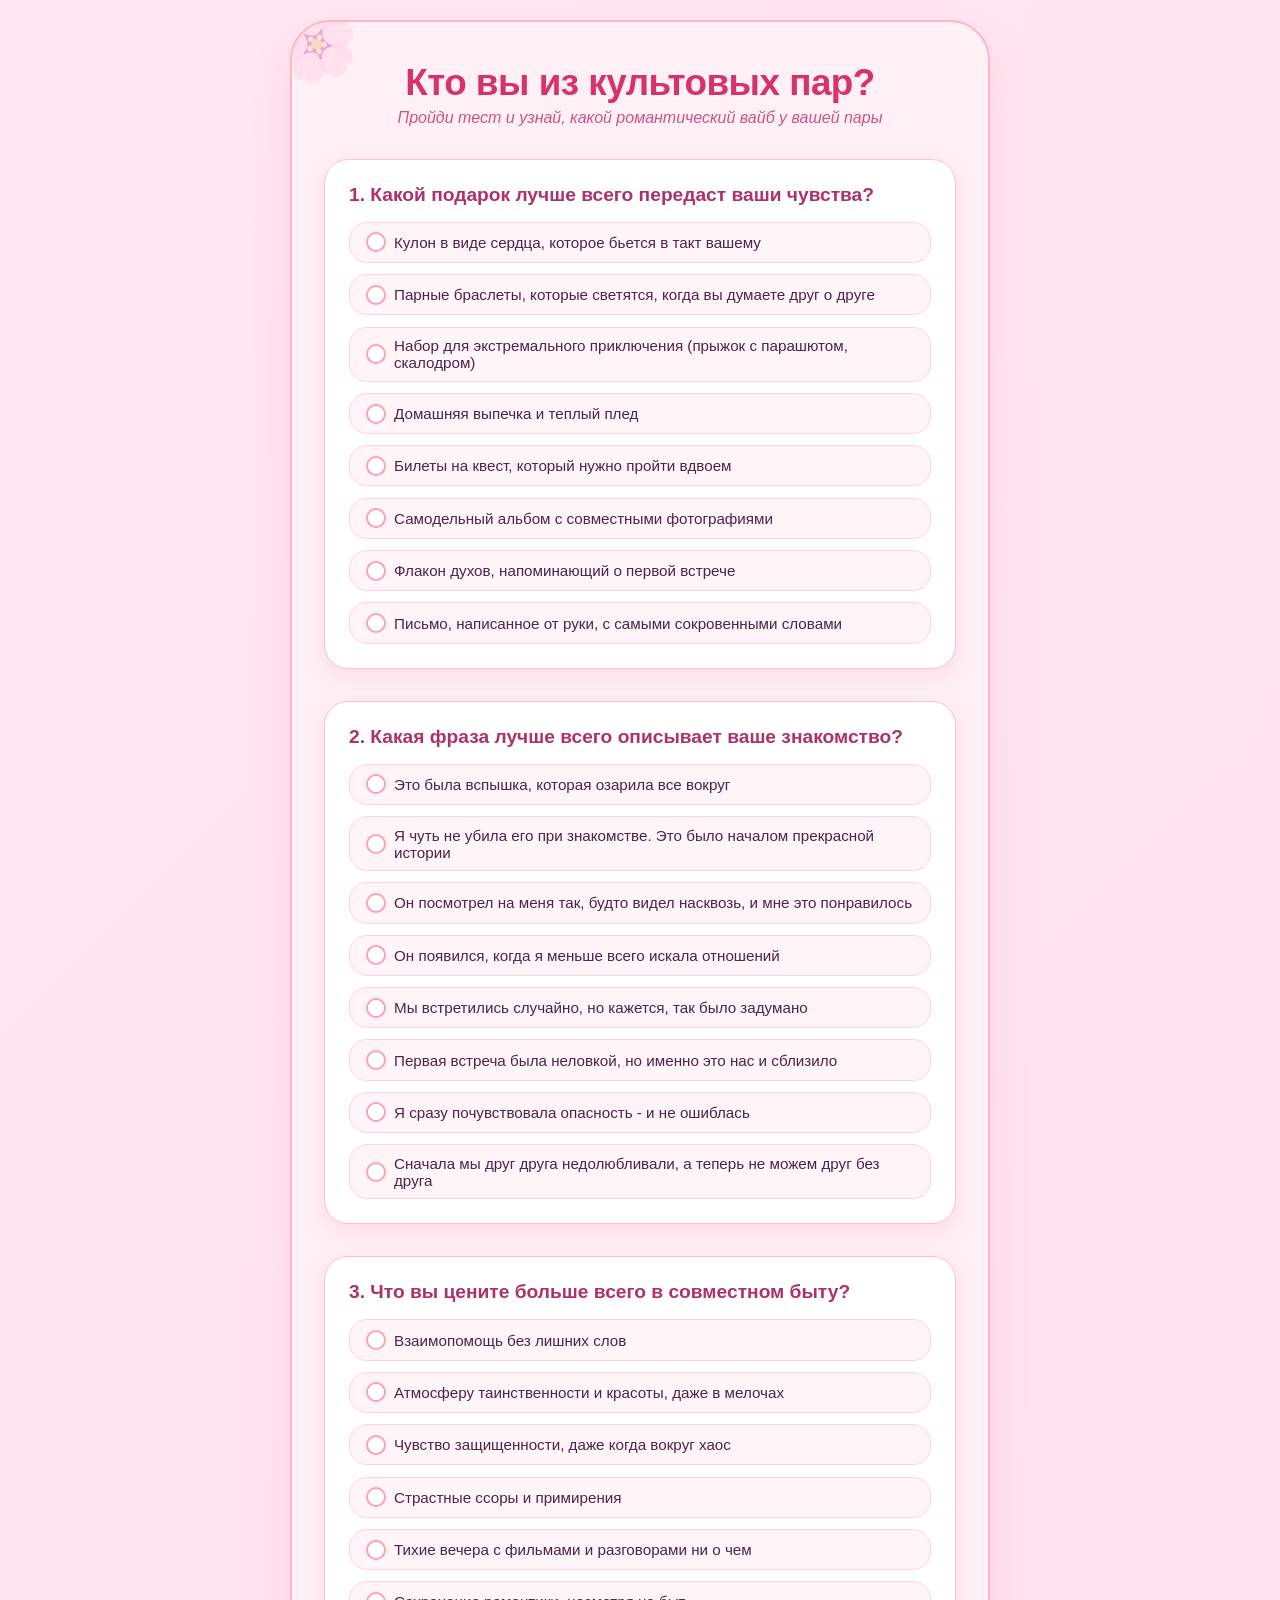
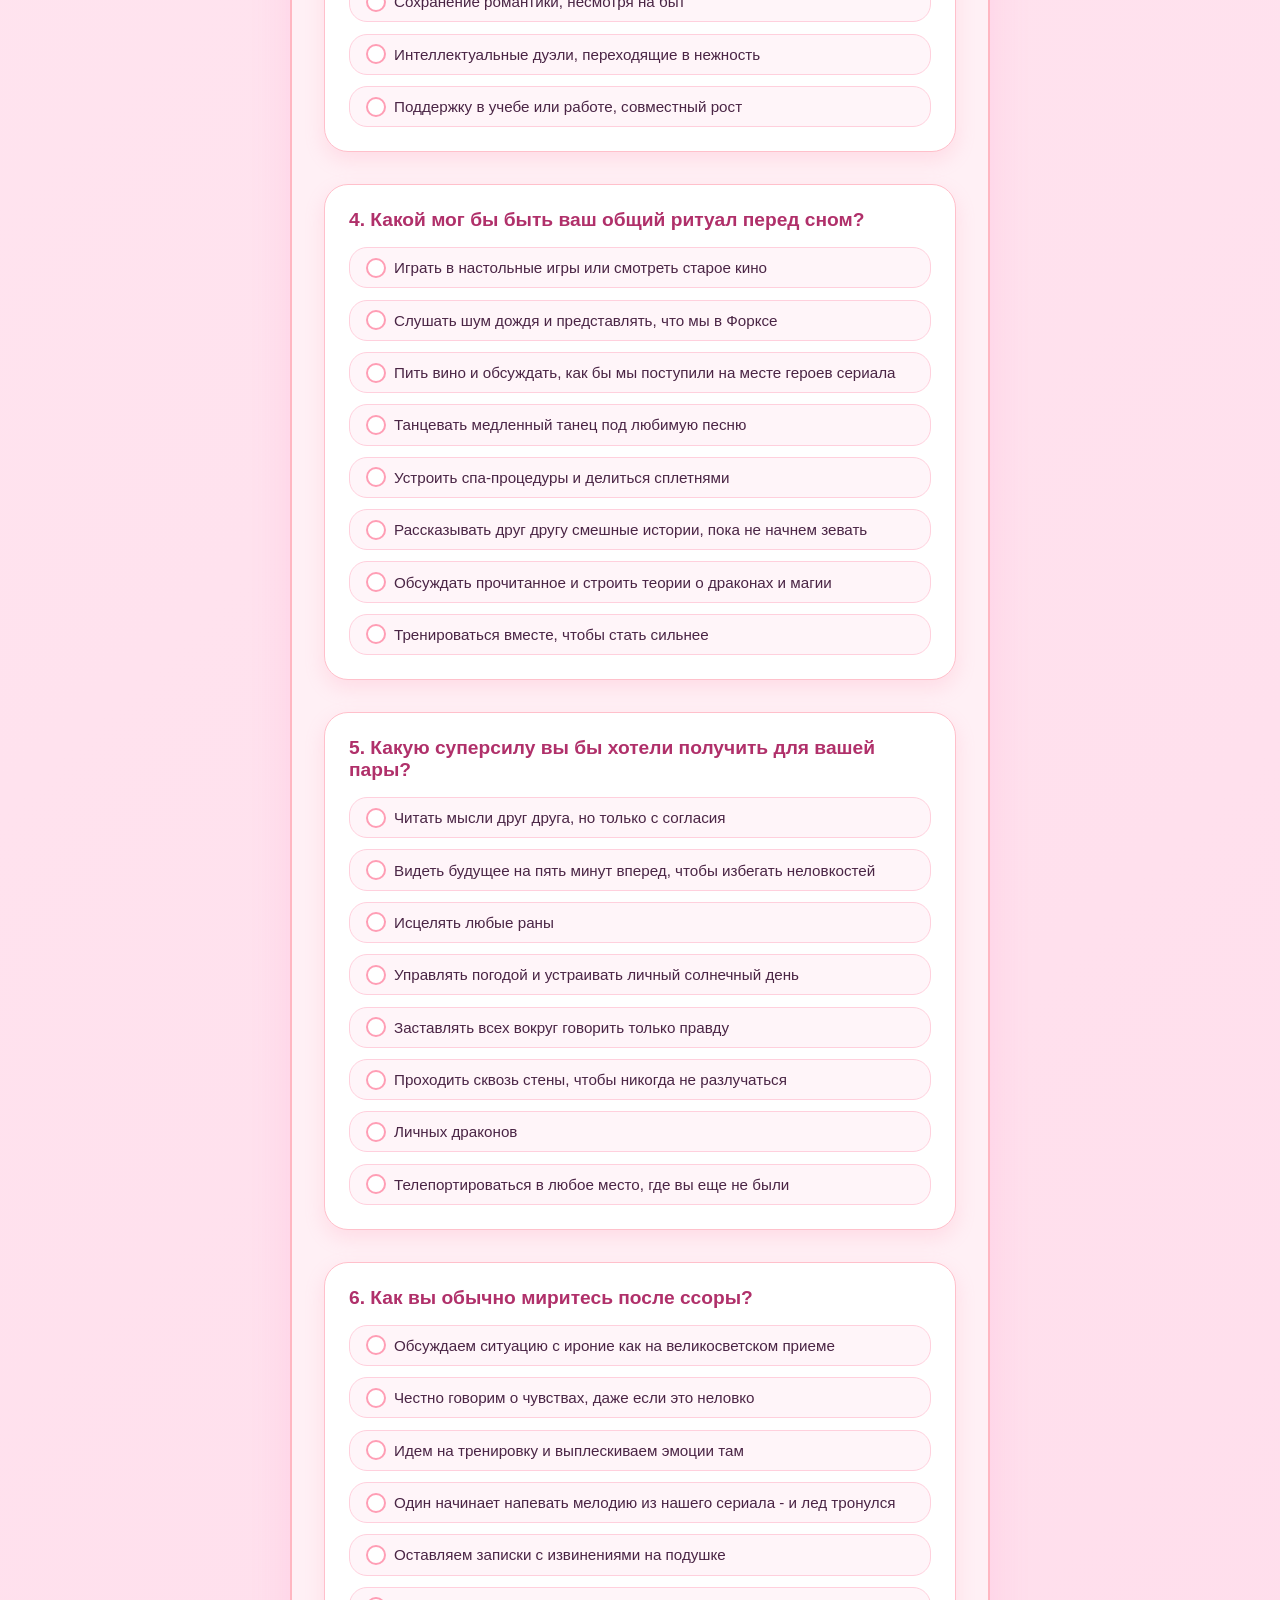
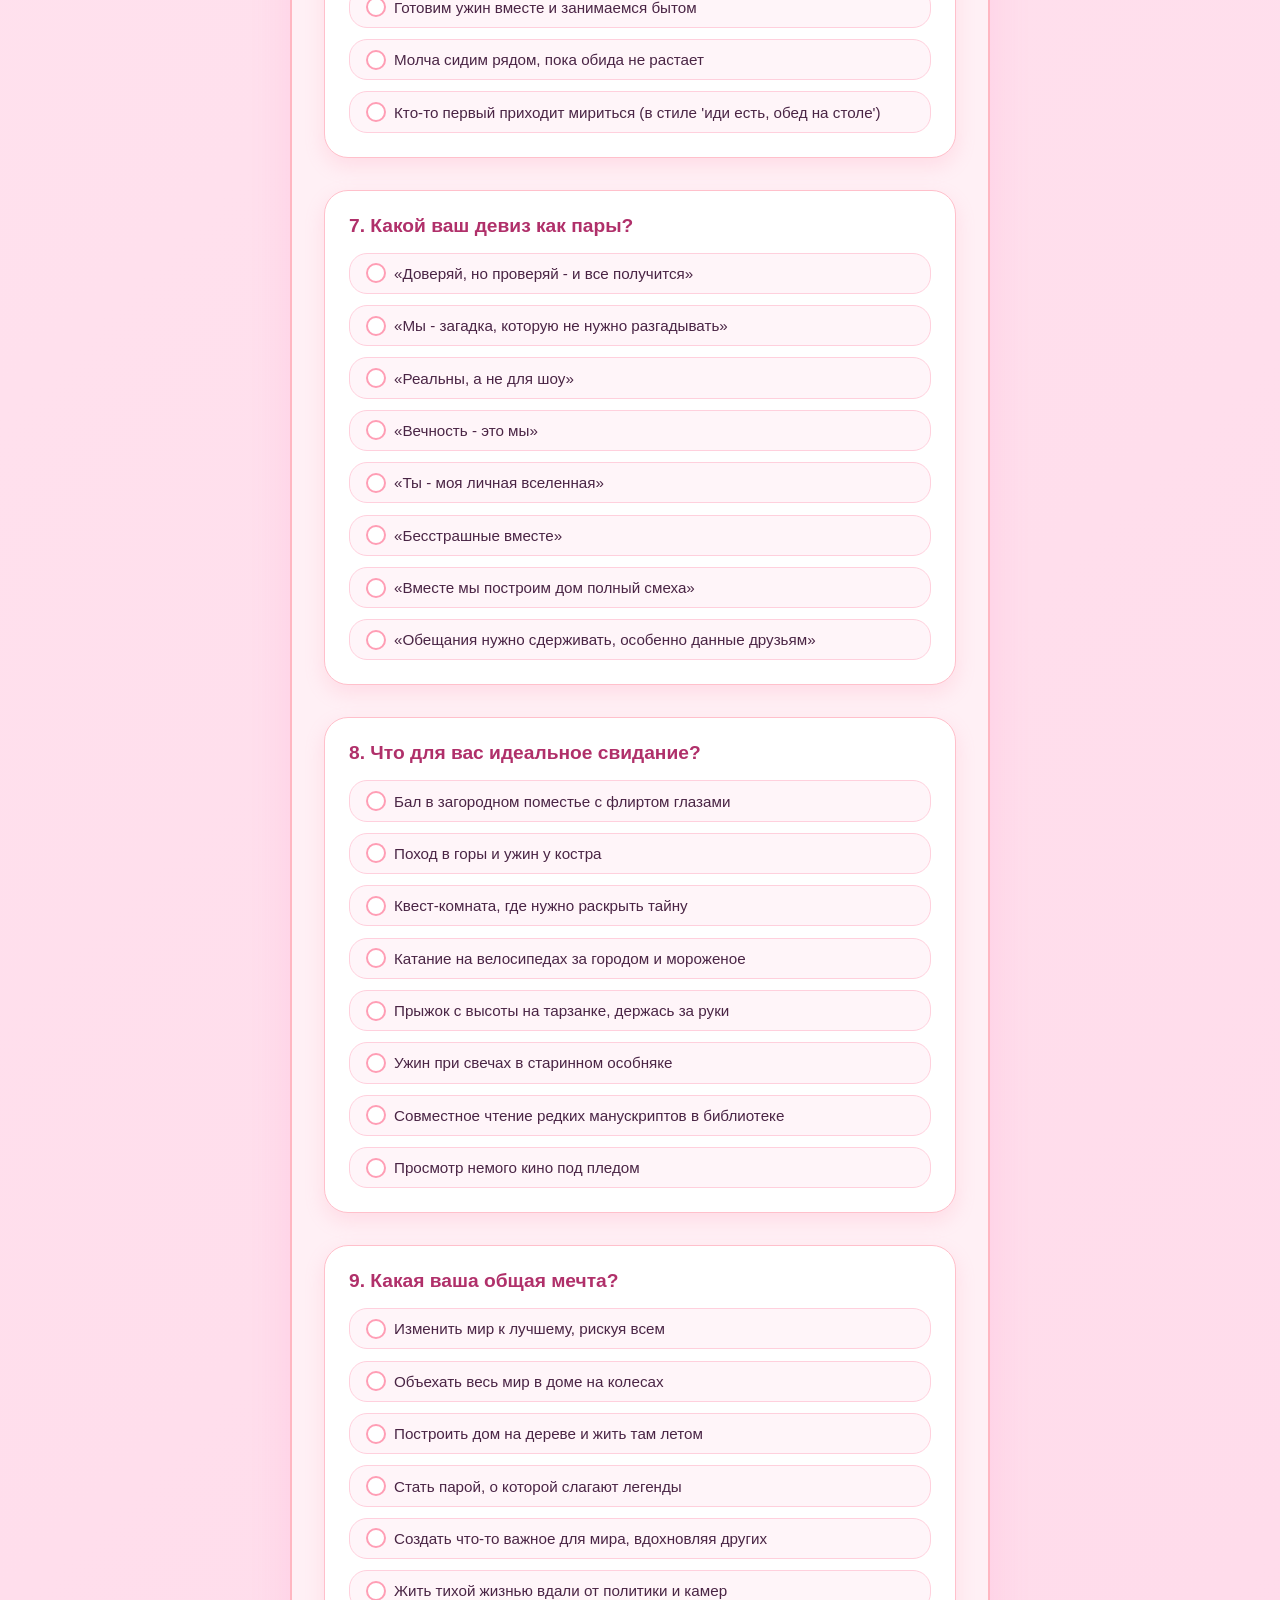
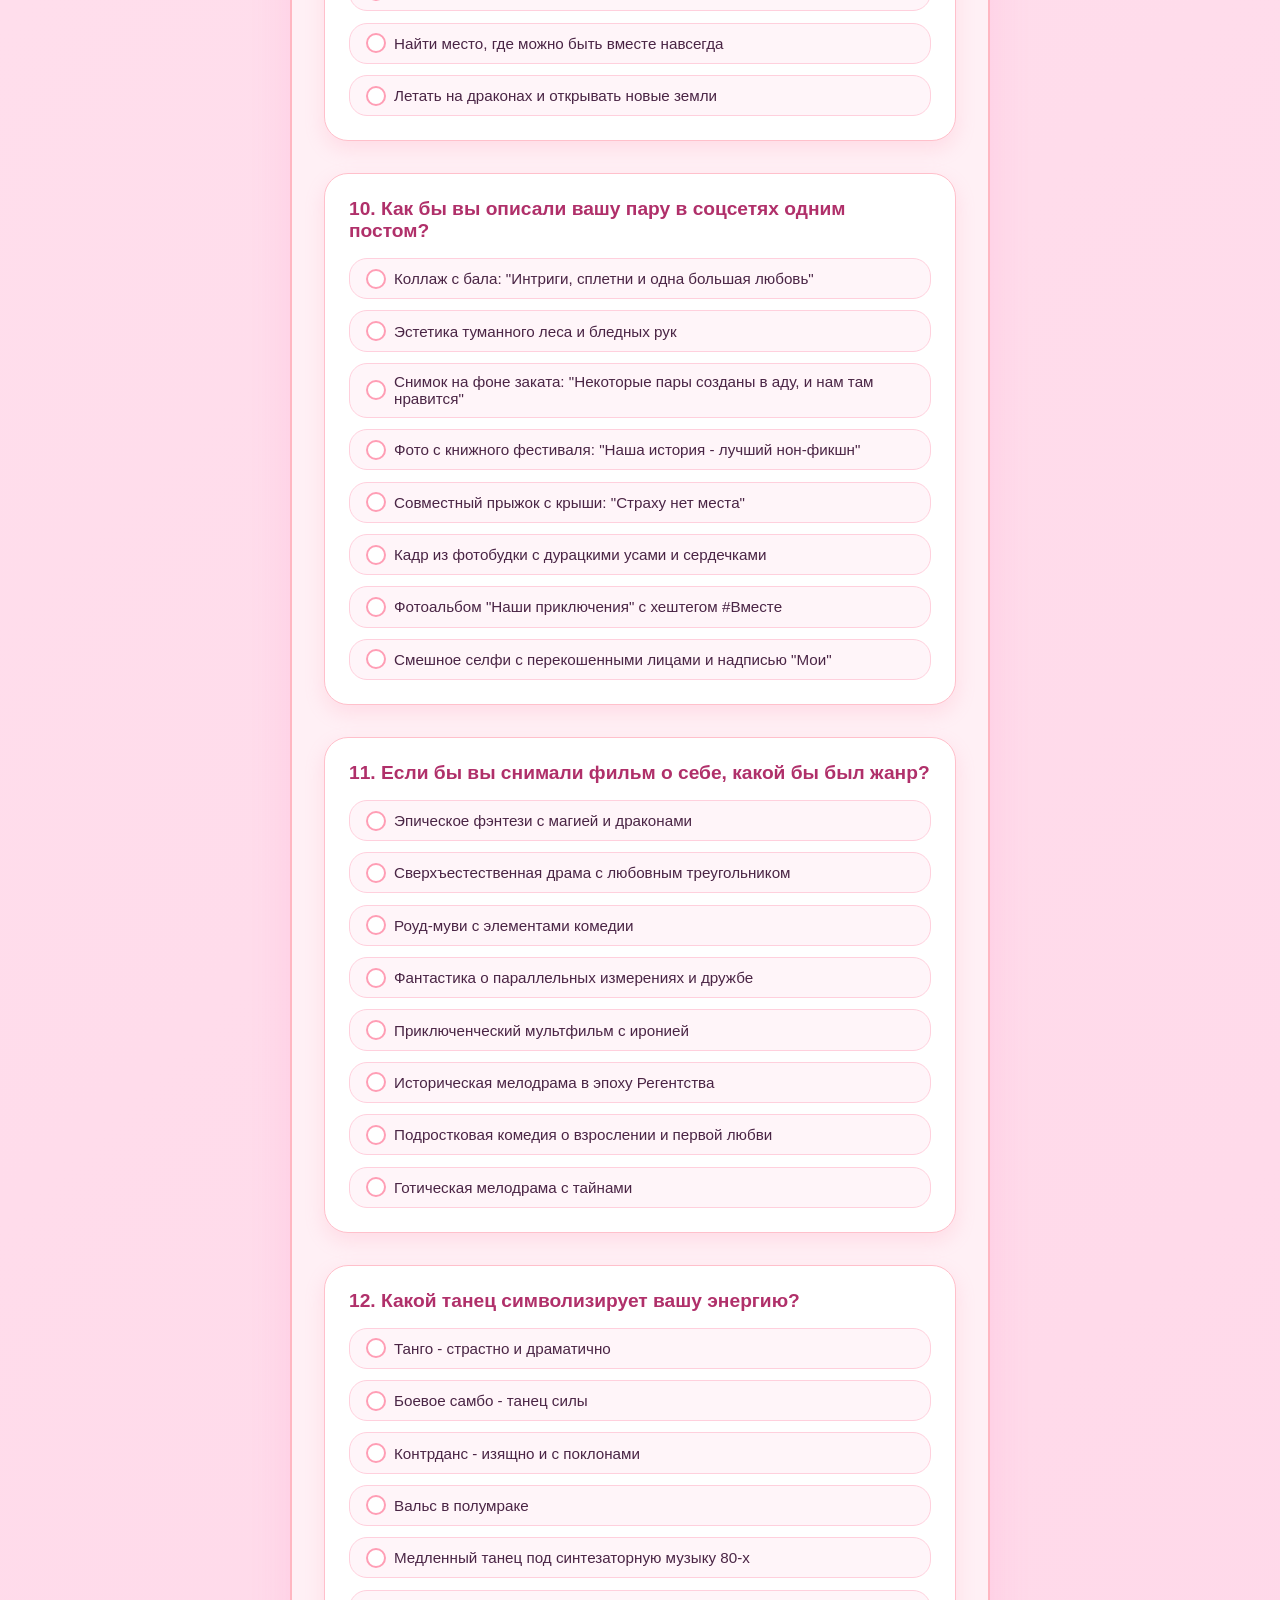
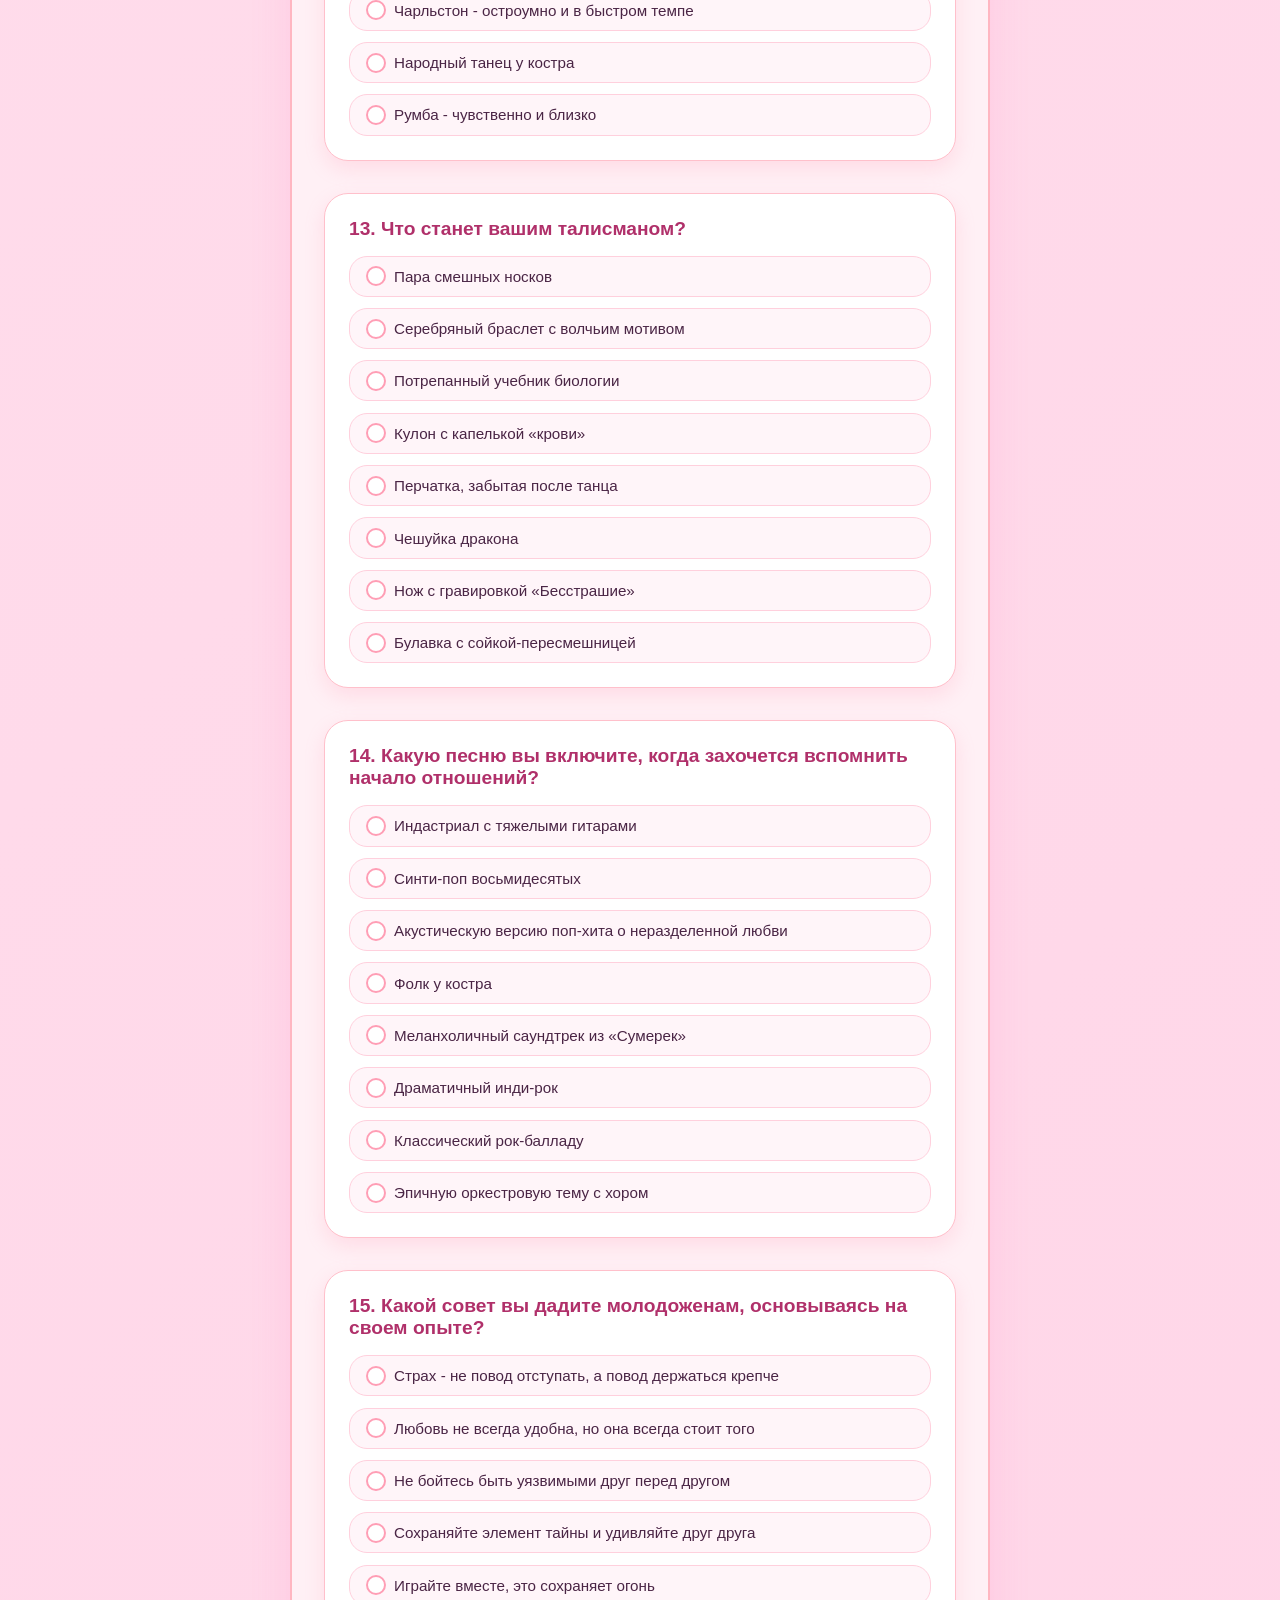
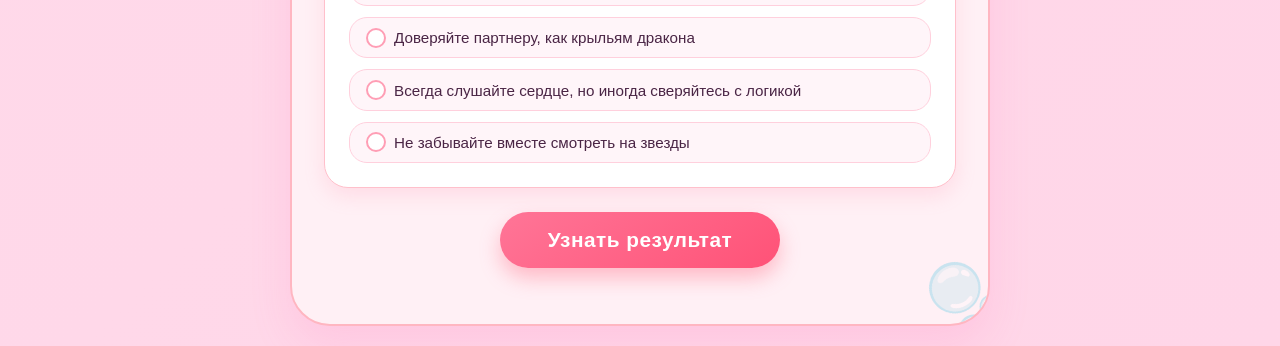
<file: pages/for_wedding/index.html>
<!doctype html>
<html lang="ru">
  <head>
    <meta charset="UTF-8" />
    <link rel="stylesheet" href="style.css" />
    <meta
      name="viewport"
      content="width=device-width, initial-scale=1.0, user-scalable=yes"
    />
    <title>Кто вы из культовых пар</title>
  </head>
  <body>
    <div class="container">
      <h1>Кто вы из культовых пар?</h1>
      <div class="subtitle">
        Пройди тест и узнай, какой романтический вайб у вашей пары
      </div>
      <form id="quizForm" class="quiz-form"></form>

      <div class="btn-wrapper">
        <button type="button" id="submitBtn" class="btn">
          Узнать результат
        </button>
      </div>

      <div id="resultBlock" class="result-card"></div>
    </div>
    <script src="script.js"></script>
  </body>
</html>
</file>
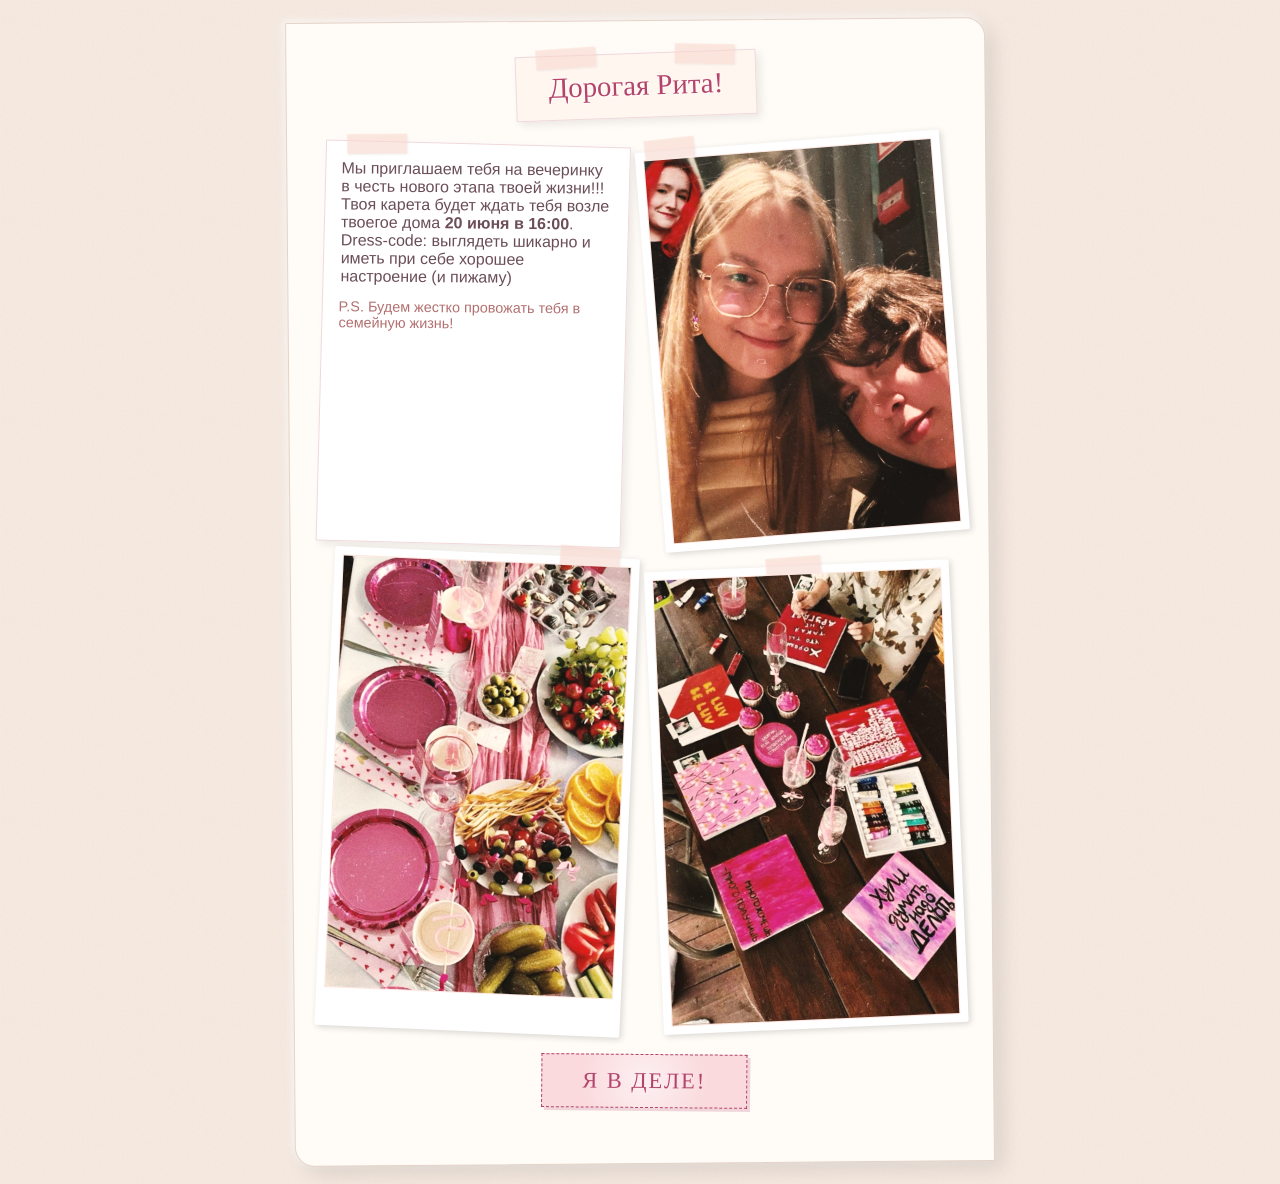
<file: pages/invitation/index.html>
<!doctype html>
<html lang="ru">
  <head>
    <meta charset="UTF-8" />
    <meta
      name="viewport"
      content="width=device-width, initial-scale=1.0, user-scalable=yes"
    />
    <title>Приглашение</title>
    <style>
      * {
        margin: 0;
        padding: 0;
        box-sizing: border-box;
      }

      body {
        background: #f6e9e0;
        background-image: url('data:image/svg+xml;utf8,<svg xmlns="http://www.w3.org/2000/svg" width="100" height="100" viewBox="0 0 100 100"><filter id="noise"><feTurbulence type="fractalNoise" baseFrequency="0.8" numOctaves="4" stitchTiles="stitch"/></filter><rect width="100" height="100" filter="url(%23noise)" opacity="0.05"/></svg>');
        background-size: 200px 200px;
        font-family: "Georgia", "Times New Roman", serif;
        min-height: 100vh;
        display: flex;
        justify-content: center;
        align-items: center;
        padding: 20px;
      }

      .collage {
        position: relative;
        max-width: 700px;
        width: 100%;
        background: #fffbf7;
        box-shadow:
          8px 8px 20px rgba(0, 0, 0, 0.1),
          -2px -2px 10px rgba(255, 255, 255, 0.8);
        border-radius: 2px 20px 2px 20px;
        padding: 2rem;
        display: grid;
        grid-template-columns: 1fr 1fr;
        grid-template-rows: auto auto auto;
        gap: 1.5rem;
        transform: rotate(-0.5deg);
        border: 1px solid #e6d3c8;
      }

      .paper-piece {
        background: #ffffff;
        box-shadow:
          4px 4px 8px rgba(0, 0, 0, 0.08),
          -1px -1px 4px rgba(255, 255, 255, 0.6);
        position: relative;
        padding: 1rem;
        transform: rotate(var(--rot, 0deg));
        transition:
          transform 0.3s ease,
          box-shadow 0.3s ease;
        border: 1px solid #f0d9da;
      }
      .paper-piece:hover {
        transform: rotate(0deg) scale(1.02);
        box-shadow: 6px 6px 12px rgba(0, 0, 0, 0.12);
      }

      .tape {
        position: absolute;
        width: 60px;
        height: 20px;
        background: rgba(255, 220, 210, 0.7);
        opacity: 0.8;
        top: -8px;
        left: 20px;
        transform: rotate(-2deg);
        filter: drop-shadow(1px 1px 1px rgba(0, 0, 0, 0.1));
      }
      .tape.right {
        left: auto;
        right: 20px;
        transform: rotate(3deg);
      }

      .photo-card {
        background: #fff;
        padding: 8px;
        box-shadow: 2px 2px 6px rgba(0, 0, 0, 0.15);
        border-radius: 2px;
        transform: rotate(var(--rot, 0deg));
        position: relative;
      }
      .photo-card img {
        width: 100%;
        height: auto;
        display: block;
        filter: sepia(0.15) brightness(1.02);
      }

      .handwritten {
        font-family:
          "Brush Script MT", "Bradley Hand", cursive, "Georgia", serif;
        font-size: 1.8rem;
        color: #b3446c;
        line-height: 1.3;
        text-shadow: 1px 1px 0 rgba(255, 255, 255, 0.8);
      }
      .small-writing {
        font-family: "Segoe Print", "Comic Sans MS", cursive, sans-serif;
        font-size: 1rem;
        color: #6b4e57;
        transform: rotate(-1deg);
      }

      .title-area {
        grid-column: 1 / -1;
        text-align: center;
        background: transparent;
        box-shadow: none;
        padding: 0;
        transform: rotate(0.5deg);
      }
      .title-area .paper-piece {
        display: inline-block;
        padding: 0.8rem 2rem;
        background: #fff6f0;
      }

      .sticker-btn {
        grid-column: 1 / -1;
        justify-self: center;
        background: #fadadd;
        border: 1px dashed #b3446c;
        padding: 0.8rem 2.5rem;
        font-family: "Georgia", serif;
        font-size: 1.4rem;
        color: #b3446c;
        cursor: pointer;
        box-shadow: 3px 3px 0 rgba(179, 68, 108, 0.2);
        transition: all 0.2s;
        transform: rotate(1deg);
        background-image: radial-gradient(
          circle,
          rgba(255, 255, 255, 0.5) 10%,
          transparent 60%
        );
        text-transform: uppercase;
        letter-spacing: 2px;
      }
      .sticker-btn:hover {
        box-shadow: 5px 5px 0 rgba(179, 68, 108, 0.3);
        transform: rotate(0deg) scale(1.02);
      }
      .sticker-btn:active {
        transform: rotate(0deg) scale(0.98);
      }

      .hidden-message {
        grid-column: 1 / -1;
        text-align: center;
        opacity: 0;
        transform: translateY(10px);
        transition: 0.5s ease;
        font-size: 1.2rem;
        color: #b3446c;
      }
      .hidden-message.show {
        opacity: 1;
        transform: translateY(0);
      }

      .confetti-container {
        position: fixed;
        top: 0;
        left: 0;
        width: 100%;
        height: 100%;
        pointer-events: none;
        z-index: 100;
      }

      @keyframes confettiFall {
        0% {
          transform: translateY(-100%) rotate(0deg);
          opacity: 1;
        }
        100% {
          transform: translateY(110vh) rotate(360deg);
          opacity: 0;
        }
      }

      @media (max-width: 550px) {
        .collage {
          grid-template-columns: 1fr;
          transform: rotate(0);
        }
        .handwritten {
          font-size: 1.4rem;
        }
      }
    </style>
  </head>
  <body>
    <div class="collage">
      <div class="title-area">
        <div class="paper-piece" style="--rot: -2deg">
          <div class="tape"></div>
          <div class="tape right"></div>
          <span class="handwritten">Дорогая Рита!</span>
        </div>
      </div>

      <!-- Левая колонка -->
      <div class="paper-piece" style="--rot: 2deg">
        <div class="tape"></div>
        <p class="small-writing" style="margin-bottom: 0.8rem">
          Мы приглашаем тебя на вечеринку в честь нового этапа твоей жизни!!!<br />
          Твоя карета будет ждать тебя возле твоегое дома
          <strong>20 июня в 16:00</strong>.<br />
          Dress-code: выглядеть шикарно и иметь при себе хорошее настроение (и
          пижаму)
        </p>
        <p class="small-writing" style="font-size: 0.9rem; color: #b37070">
          P.S. Будем жестко провожать тебя в семейную жизнь!
        </p>
      </div>

      <div class="photo-card" style="--rot: -4deg">
        <div class="tape" style="width: 50px; top: -12px; left: 10px"></div>
        <img
          src="./img/friends.jpg"
          alt="Наша фотка"
          style="border: 1px solid #f0d9da"
        />
      </div>

      <!-- Левая нижняя фотография -->
      <div class="photo-card" style="--rot: 3deg; margin-top: -1rem">
        <div class="tape right" style="width: 60px; top: -10px"></div>
        <img
          src="./img/food.jpg"
          alt="Розовые розы"
          style="border: 1px solid #f0d9da"
        />
      </div>

      <!-- Правая нижняя фотография -->
      <div class="photo-card" style="--rot: -2deg">
        <div class="tape" style="width: 55px; top: -9px; left: 40%"></div>
        <img
          src="./img/img3.jpg"
          alt="Праздничные бокалы"
          style="border: 1px solid #f0d9da"
        />
      </div>

      <button class="sticker-btn" id="acceptBtn">Я в деле!</button>
      <div class="hidden-message" id="message"></div>
    </div>
    <div class="confetti-container" id="confettiContainer"></div>

    <script>
      const btn = document.getElementById("acceptBtn");
      const msg = document.getElementById("message");
      const confettiContainer = document.getElementById("confettiContainer");

      btn.addEventListener("click", function () {
        msg.textContent = "Мы знали, что ты согласишься!";
        msg.classList.add("show");

        createPaperConfetti();

        btn.disabled = true;
        btn.textContent = "Спасибо!";
        setTimeout(() => {
          btn.disabled = false;
          btn.textContent = "Я в деле!";
          msg.classList.remove("show");
        }, 4000);
      });

      function createPaperConfetti() {
        const colors = [
          "#fadadd",
          "#f4c2c2",
          "#f0b3b3",
          "#ffd6e8",
          "#e6b3c8",
          "#d699b0",
          "#c97d99",
        ];
        for (let i = 0; i < 70; i++) {
          const piece = document.createElement("div");
          piece.style.position = "absolute";
          piece.style.left = Math.random() * 100 + "%";
          piece.style.top = -(Math.random() * 20 + 10) + "px";
          piece.style.width = Math.random() * 15 + 8 + "px";
          piece.style.height = Math.random() * 15 + 8 + "px";
          piece.style.backgroundColor =
            colors[Math.floor(Math.random() * colors.length)];
          piece.style.borderRadius = Math.random() > 0.5 ? "50%" : "2px";
          piece.style.transform = `rotate(${Math.random() * 360}deg)`;
          piece.style.animation = `confettiFall ${Math.random() * 2 + 2}s ease-out forwards`;
          piece.style.boxShadow = "1px 1px 2px rgba(0,0,0,0.1)";
          piece.style.opacity = 0.9;
          confettiContainer.appendChild(piece);

          setTimeout(() => piece.remove(), 2500);
        }
      }
    </script>
  </body>
</html>
</file>
<file: pages/for_wedding/style.css>
* {
  margin: 0;
  padding: 0;
  box-sizing: border-box;
}

body {
  background: linear-gradient(135deg, #ffe6f0 0%, #ffd6e8 100%);
  font-family: "Segoe UI", "Helvetica Neue", sans-serif;
  min-height: 100vh;
  display: flex;
  justify-content: center;
  align-items: center;
  padding: 20px;
  margin: 0;
}

.container {
  max-width: 700px;
  width: 100%;
  background: #ffffffdd;
  backdrop-filter: blur(12px);
  background: #fff0f5;
  box-shadow: 0 20px 40px rgba(255, 105, 180, 0.15);
  border-radius: 40px;
  padding: 2.5rem 2rem;
  border: 2px solid #ffb6c1;
  position: relative;
  overflow: hidden;
}

.container::before {
  content: "🌸";
  position: absolute;
  top: -20px;
  left: -20px;
  font-size: 70px;
  opacity: 0.3;
  transform: rotate(-15deg);
}

.container::after {
  content: "🫧";
  position: absolute;
  bottom: -20px;
  right: -20px;
  font-size: 70px;
  opacity: 0.3;
  transform: rotate(15deg);
}

h1 {
  text-align: center;
  color: #d6336c;
  font-size: 2.3rem;
  margin-bottom: 0.3rem;
  font-weight: 700;
  letter-spacing: -0.5px;
  position: relative;
  z-index: 2;
}

.subtitle {
  text-align: center;
  color: #cc5288;
  font-size: 1rem;
  margin-bottom: 2rem;
  font-style: italic;
  position: relative;
  z-index: 2;
}

.quiz-form {
  display: flex;
  flex-direction: column;
  gap: 2rem;
  position: relative;
  z-index: 2;
}

.question-card {
  background: #ffffff;
  border-radius: 24px;
  padding: 1.5rem;
  box-shadow: 0 8px 20px rgba(255, 140, 170, 0.2);
  border: 1px solid #ffc0cb;
  transition: all 0.3s ease;
}

.question-card:hover {
  box-shadow: 0 12px 28px rgba(255, 105, 180, 0.25);
  transform: translateY(-2px);
}

.question-text {
  font-weight: 600;
  font-size: 1.2rem;
  color: #b0306a;
  margin-bottom: 1rem;
  display: flex;
  align-items: center;
  gap: 0.5rem;
}

.options {
  display: flex;
  flex-direction: column;
  gap: 0.7rem;
}

.option {
  display: flex;
  align-items: center;
  gap: 0.5rem;
  background: #fff5f9;
  border-radius: 18px;
  padding: 0.6rem 1rem;
  border: 1px solid #ffd0dd;
  transition:
    background 0.2s,
    border 0.2s;
  cursor: pointer;
}

.option:hover {
  background: #ffe4ed;
  border-color: #ff8da1;
}

.option input[type="radio"] {
  appearance: none;
  -webkit-appearance: none;
  width: 20px;
  height: 20px;
  border: 2px solid #ff9eb5;
  border-radius: 50%;
  background: white;
  transition: 0.15s;
  flex-shrink: 0;
  cursor: pointer;
  position: relative;
}

.option input[type="radio"]:checked {
  background: #ff6b8b;
  border-color: #ff3b6f;
  box-shadow:
    inset 0 0 0 4px white,
    0 0 0 2px #ff6b8b;
}

.option label {
  cursor: pointer;
  font-size: 0.95rem;
  color: #4a2545;
  width: 100%;
}

.btn-wrapper {
  display: flex;
  justify-content: center;
  margin: 1.5rem 0 1rem;
}

.btn {
  background: #ff6b8b;
  border: none;
  padding: 1rem 3rem;
  border-radius: 60px;
  font-size: 1.3rem;
  font-weight: bold;
  color: white;
  cursor: pointer;
  background: linear-gradient(145deg, #ff7597, #ff5277);
  box-shadow: 0 10px 20px rgba(255, 105, 130, 0.4);
  transition:
    transform 0.2s,
    box-shadow 0.2s;
  letter-spacing: 0.5px;
  display: flex;
  align-items: center;
  gap: 0.4rem;
}

.btn:hover {
  transform: scale(1.04);
  box-shadow: 0 15px 30px rgba(255, 80, 110, 0.5);
}

.btn:active {
  transform: scale(0.97);
}

.result-card {
  background: #fff0f3;
  border-radius: 30px;
  padding: 2rem;
  margin-top: 2rem;
  border: 2px dashed #ff8da1;
  text-align: center;
  display: none;
  animation: fadeSlide 0.5s ease;
}

@keyframes fadeSlide {
  0% {
    opacity: 0;
    transform: translateY(15px);
  }
  100% {
    opacity: 1;
    transform: translateY(0);
  }
}

.result-title {
  font-size: 2rem;
  font-weight: 700;
  color: #c72c5c;
  margin-bottom: 0.5rem;
}

.result-description {
  font-size: 1rem;
  color: #633a4d;
  line-height: 1.6;
  margin: 0.8rem 0;
}

.result-img {
  height: 350px;
  width: auto;
  margin-bottom: 0.5rem;
  border-radius: 20px;
  border: 2px solid #c72c5c;
}

.retake-btn {
  background: none;
  border: 2px solid #ff8da1;
  color: #c72c5c;
  padding: 0.5rem 2rem;
  border-radius: 50px;
  font-weight: 600;
  font-size: 0.95rem;
  cursor: pointer;
  margin-top: 1rem;
  transition: 0.2s;
  background: white;
}

.retake-btn:hover {
  background: #ffe6ef;
}

hr {
  border: 1px solid #ffc0cb;
  margin: 2rem 0 1rem;
  opacity: 0.7;
}

.footer-note {
  text-align: center;
  font-size: 0.75rem;
  color: #b05574;
}

@media (max-width: 500px) {
  .container {
    padding: 1.8rem 1rem;
  }
  h1 {
    font-size: 1.8rem;
  }
}
</file>
